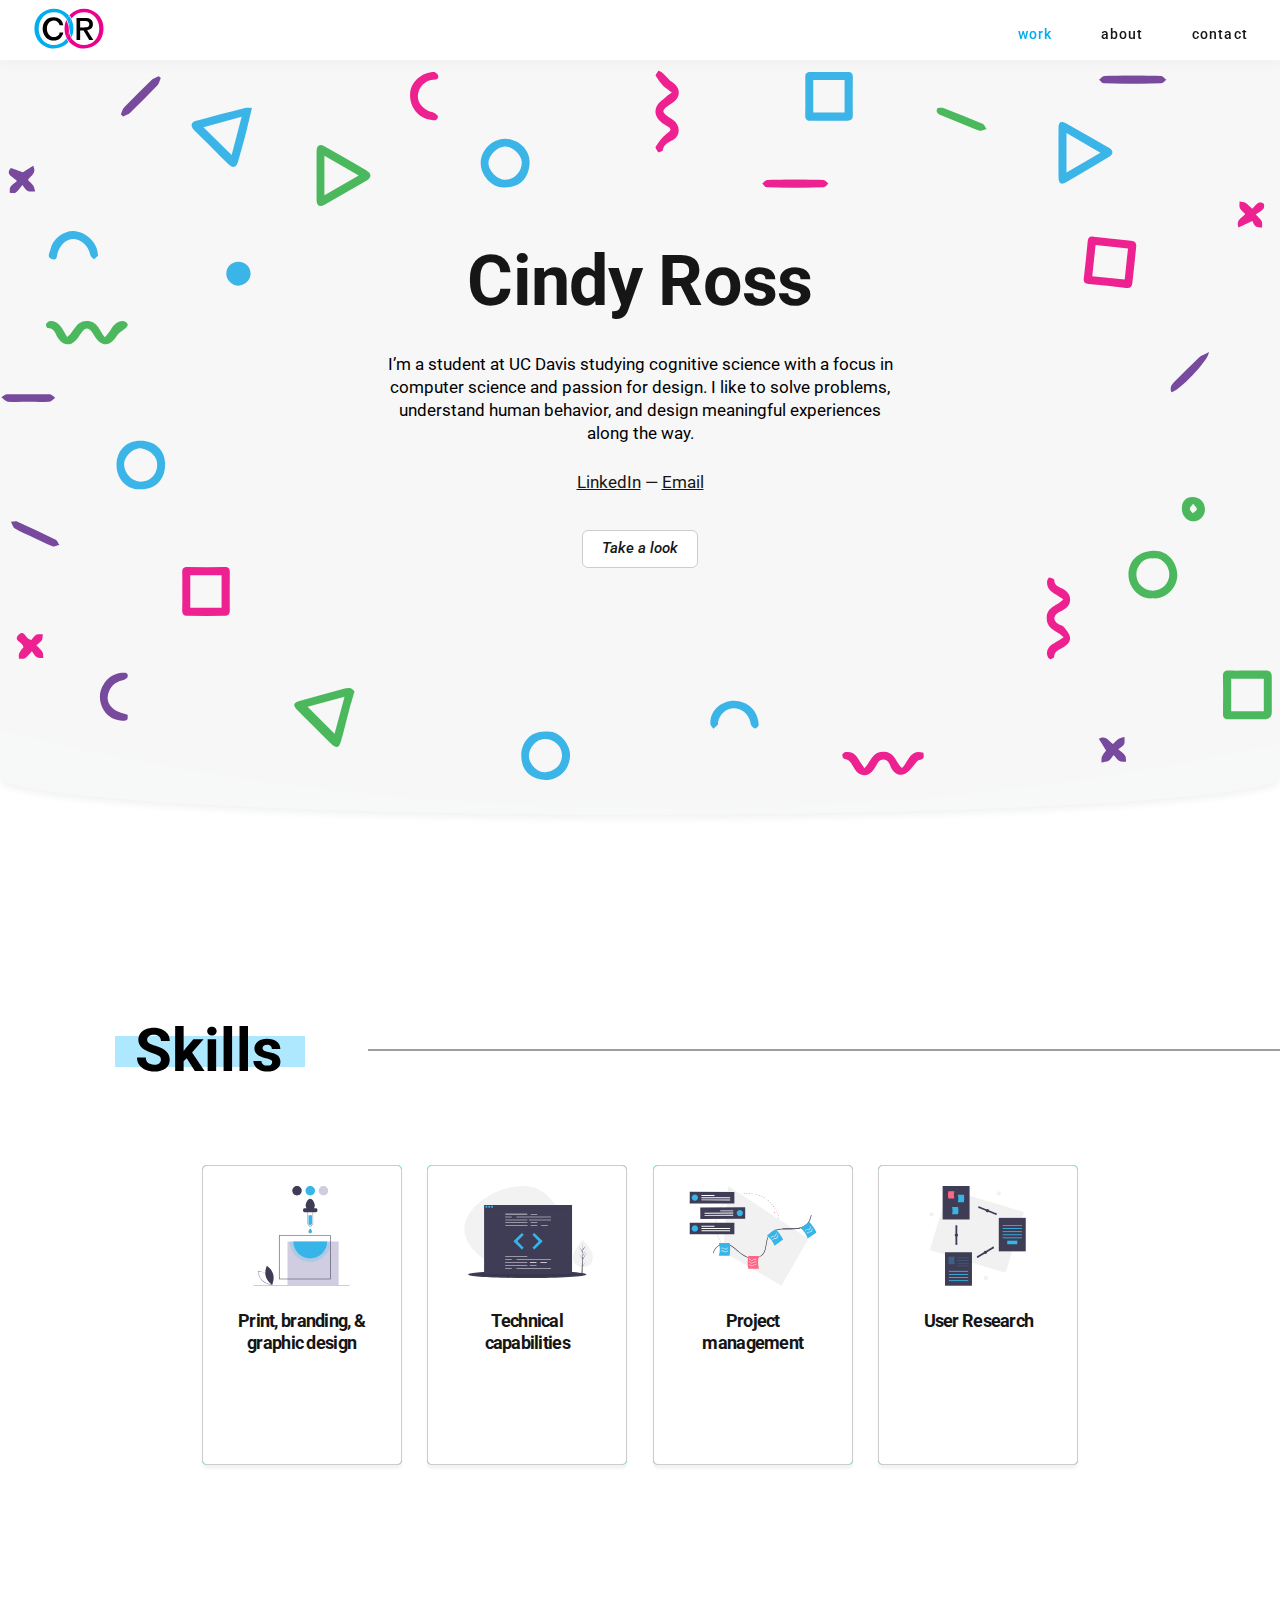
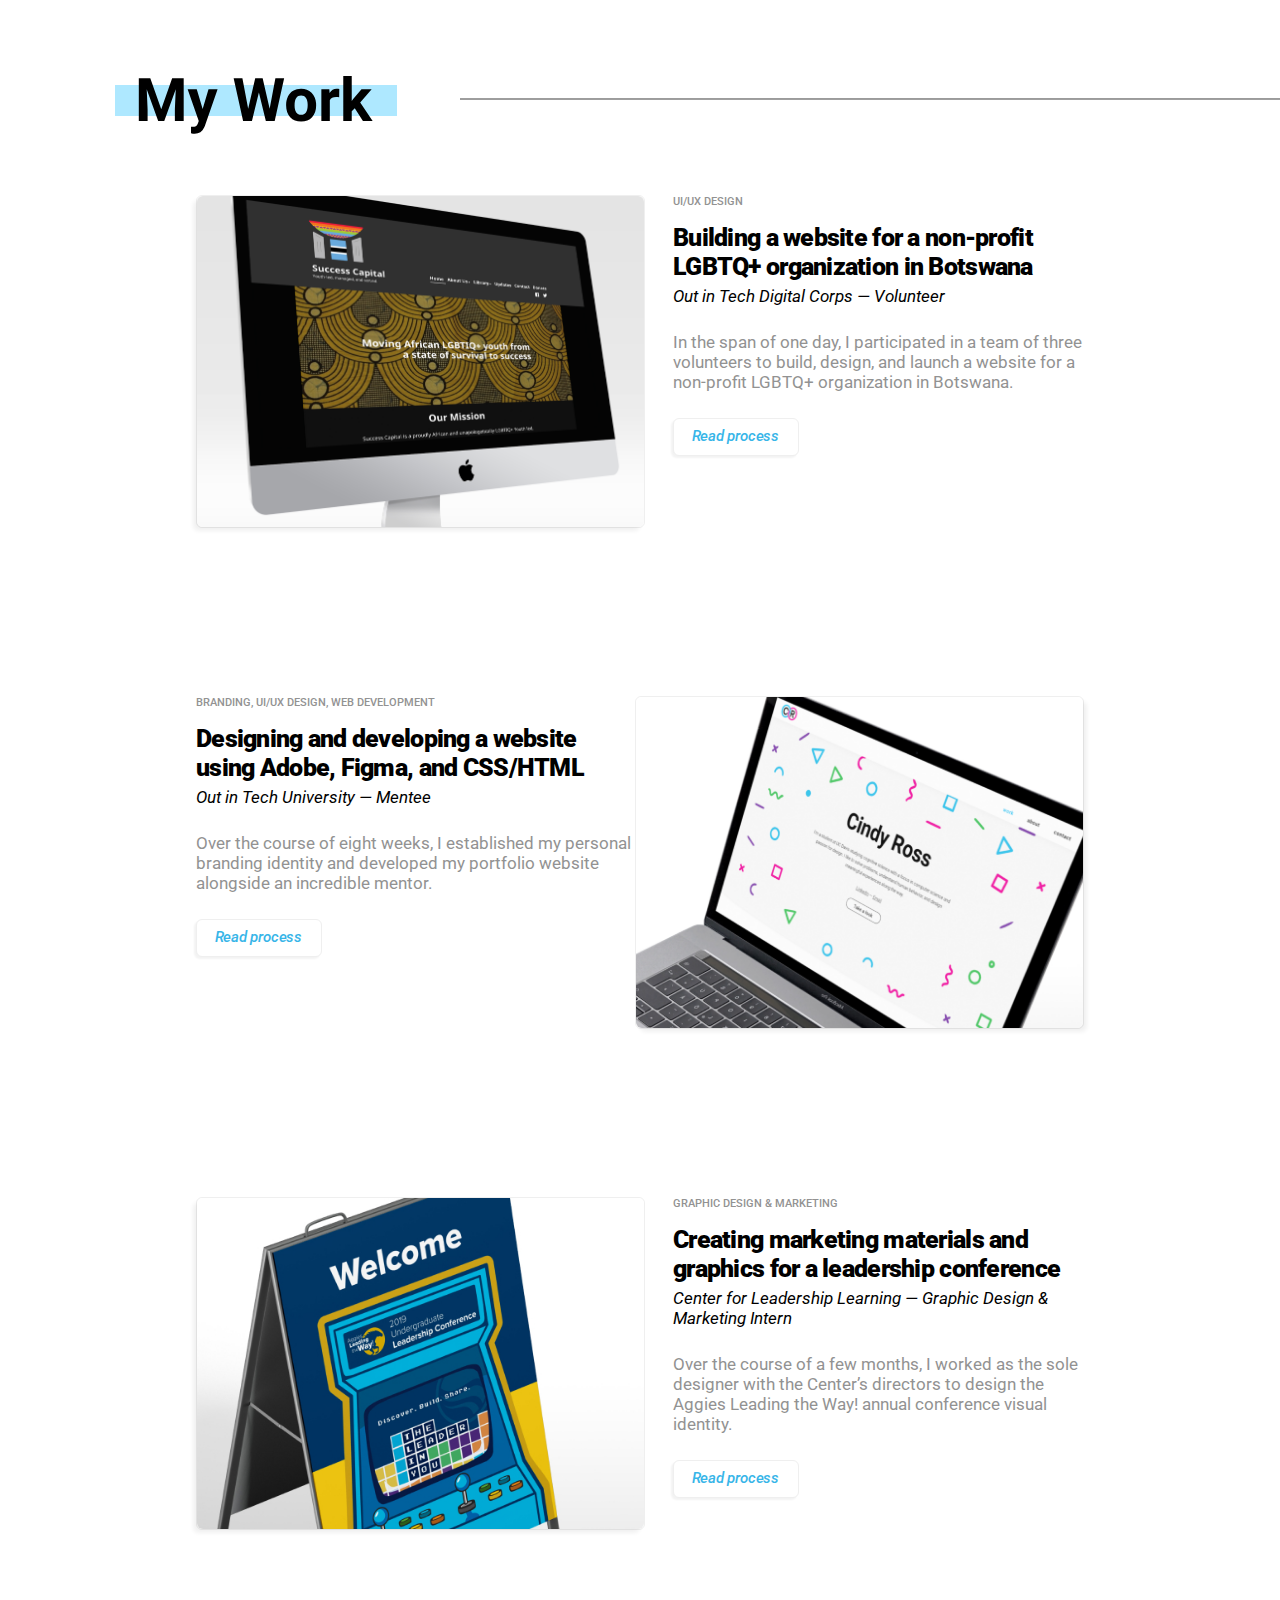
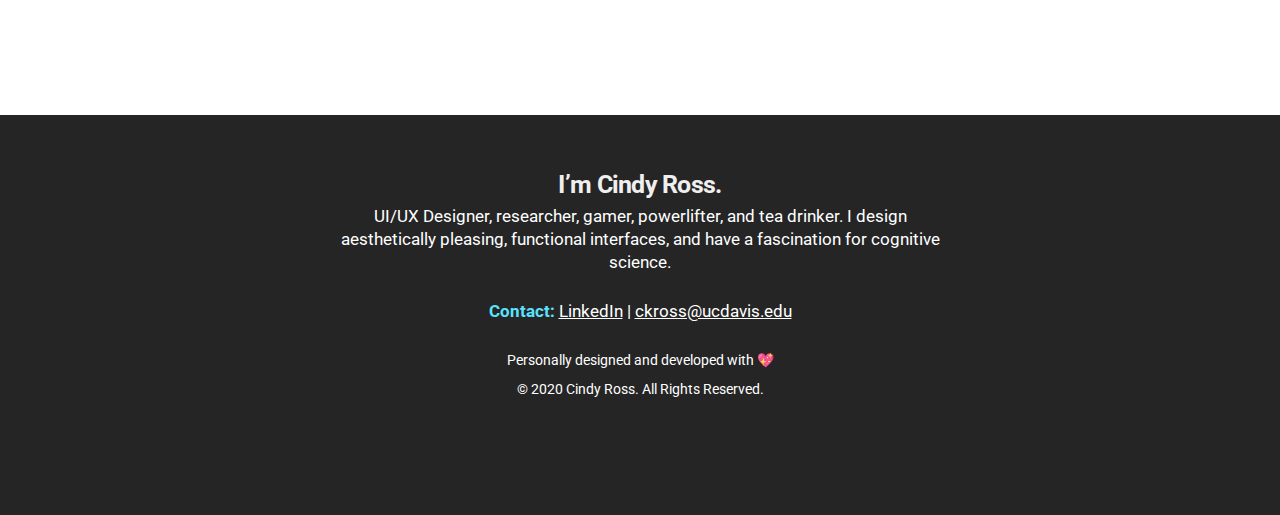
<file: index.html>
<!DOCTYPE html>
<html lang="en">
<head>
  <meta charset = "UTF-8">
  <style>
  @import url('https://fonts.googleapis.com/css2?family=Roboto:wght@400;700&display=swap');
  </style>
  <meta name = "viewport" content = "width=device-width, initial-scale=1.0">
  <meta http-equiv="X-UA-Compatible" content = "ie-edge">
  <title>CR Design</title>
  <link rel="stylesheet" href="main.css">
  <!-- START FAVICON INFORMATION -->
  <link rel="shortcut icon" href="/favicon.ico">
  <link rel="icon" sizes="16x16 32x32 64x64" href="/favicon.ico">
  <link rel="icon" type="image/png" sizes="196x196" href="images/faviconit2/favicon-192.png">
  <link rel="icon" type="image/png" sizes="160x160" href="images/faviconit2/favicon-160.png">
  <link rel="icon" type="image/png" sizes="96x96" href="images/faviconit2/favicon-96.png">
  <link rel="icon" type="image/png" sizes="64x64" href="images/faviconit2/favicon-64.png">
  <link rel="icon" type="image/png" sizes="32x32" href="images/faviconit2/favicon-32.png">
  <link rel="icon" type="image/png" sizes="16x16" href="images/faviconit2/favicon-16.png">
  <link rel="apple-touch-icon" href="images/faviconit2/favicon-57.png">
  <link rel="apple-touch-icon" sizes="114x114" href="images/faviconit2/favicon-114.png">
  <link rel="apple-touch-icon" sizes="72x72" href="images/faviconit2/favicon-72.png">
  <link rel="apple-touch-icon" sizes="144x144" href="images/faviconit2/favicon-144.png">
  <link rel="apple-touch-icon" sizes="60x60" href="images/faviconit2/favicon-60.png">
  <link rel="apple-touch-icon" sizes="120x120" href="images/faviconit2/favicon-120.png">
  <link rel="apple-touch-icon" sizes="76x76" href="images/faviconit2/favicon-76.png">
  <link rel="apple-touch-icon" sizes="152x152" href="images/faviconit2/favicon-152.png">
  <link rel="apple-touch-icon" sizes="180x180" href="images/faviconit2/favicon-180.png">
  <meta name="msapplication-TileColor" content="#FFFFFF">
  <meta name="msapplication-TileImage" content="images/faviconit2/favicon-144.png">
  <meta name="msapplication-config" content="images/faviconit2/browserconfig.xml">
  <!-- END FAVICON INFORMATION -->
  <meta http-equiv="X-UA-Compatible" content="IE=Edge">
  <!-- Global site tag (gtag.js) - Google Analytics -->
  <script async src="https://www.googletagmanager.com/gtag/js?id=UA-167254678-1"></script>
  <script>
  window.dataLayer = window.dataLayer || [];
  function gtag(){dataLayer.push(arguments);}
  gtag('js', new Date());

  gtag('config', 'UA-167254678-1');
  </script>

</head>
<body>
  <div>
    <nav>
      <input type="checkbox" id="nav" class="hidden" />
      <label for="nav" class="nav-btn">
        <i></i>
        <i></i>
        <i></i>
      </label>
      <div class="logo">
        <a href="index.html"><img src = "images/LogoV2_Color.svg" alt = "Logo"></a>
      </div>
      <div class="nav-wrapper">
        <ul>
          <li><a class="current" a href="index.html">Work</a></li>
          <li><a href="about.html">About</a></li>
          <li><a href="#contact">Contact</a></li>
        </ul>
      </div>
    </nav>
  </div>

  <div class="landing">
    <header class="header">
      <h1 class = "header-title">Cindy Ross</h1>
      <p class = "p-landing">I’m a student at UC Davis studying cognitive science with a focus in computer science and passion for design. I like to solve problems, understand human behavior, and design meaningful experiences along the way.</p>
      <p class = "landing-links"><a href="https://www.linkedin.com/in/ckr-design/"><u>LinkedIn</u></a> — <a href="mailto:ckross@ucdavis.edu"><u>Email</u></a></p>
      <div class = "button"><a href="#My Skills"><p class="button-text">Take a look</p></a></div>
    </header>
  </div>

  <div id = "My Skills" class = "skill-anchor"></div>

  <section class = "skills">
    <img id="skills" class="main-header" src = "images/Assets/Skills_Title.svg" alt = "Skills">
    <div class="skills-container">
      <div class="card-container">
        <div class="card"><a href="#My Skills" class = "disable">
          <div class="card--display"><img src = "images/SVG_Icons/Print, branding, graphic design.svg" alt = "Pen tool">
            <h2 class="h2-card">Print, branding, & graphic design</h2>
          </div>
          <div class="card--hover">
            <h2 class="h2-card-open">Print, branding, & graphic design</h2>
            <p class = "p-card">Proficient in Adobe Suite.  Experienced in working with clients, team members, and tight deadlines.</p>
          </div></a>
          <div class="card--border"></div>
        </div>
      </div>
      <div class="card-container">
        <div class="card"><a href="#My Skills">
          <div class="card--display"><img src = "images/SVG_Icons/Technical Capabilities.svg" alt = "Code Brackets">
            <h2 class="h2-card">Technical capabilities</h2>
          </div>
          <div class="card--hover">
            <h2 class="h2-card-open">Technical capabilities</h2>
            <p class = "p-card">Comfortable working with developers, creating style sheets, and providing assets for handoff.</p>
          </div></a>
          <div class="card--border"></div>
        </div>
      </div>
      <div class="card-container">
        <div class="card"><a href="#My Skills">
          <div class="card--display"><img src = "images/SVG_Icons/Project Management.svg" alt = "Flowchart">
            <h2 class="h2-card">Project management</h2>
          </div>
          <div class="card--hover">
            <h2 class="h2-card-open">Project management</h2>
            <p class = "p-card">Implemented AirTable and Slack into a work environment. Uses Microsoft Office, Google Suite, and Notion.</p>
          </div></a>
          <div class="card--border"></div>
        </div>
      </div>
      <div class="card-container">
        <div class="card"><a href="#My Skills">
          <div class="card--display"><img src = "images/SVG_Icons/User Research.svg" alt = "Diagram">
            <h2 class="h2-card">User Research</h2>
          </div>
          <div class="card--hover">
            <h2 class="h2-card-open">User Research</h2>
            <p class = "p-card">Participated in user interviews, qualitative coding, and eye-tracking. Prototyped products in Figma to build better user experiences.</p>
          </div></a>
          <div class="card--border"></div>
        </div>
      </div>
    </div>
  </div>
</div>
</section>

<div id = "Work"></div>

<section class = "projects">
  <img class="main-header" src = "images/Assets/Work_Title.svg" alt = "My Work">
  <div>
    <div class="proj-card">
      <div class="proj-photo"><img src="images/Homepage/OIT Digital Corps Mockup.png" alt = "Website Mockup" /></div>
      <div class="post-content">
        <p class="post-tag">UI/UX Design</p>
        <h3 class="post-title">Building a website for a non-profit
          LGBTQ+ organization in Botswana</h3>
          <p class="post-role">Out in Tech Digital Corps — Volunteer</p>
          <p class = "post-description">In the span of one day, I participated in a team of three volunteers to build, design, and launch a website for a non-profit LGBTQ+ organization in Botswana.</p>
          <div class = "post-button"><p><a href="OIT-Digital-Corps.html">Read process</a></p></div>
        </div>
      </div>
      <div class="proj-card">
        <div class="proj-photo-right"><img src="images/Homepage/Personal site mockup.png" alt = "Website Mockup" /></div>
        <div class="post-content-right">
          <p class="post-tag">Branding, UI/UX Design, Web Development</p>
          <h3 class="post-title">Designing and developing a website using Adobe, Figma, and CSS/HTML</h3>
          <p class="post-role">Out in Tech University — Mentee</p>
          <p class = "post-description">Over the course of eight weeks, I established my personal branding identity and developed my portfolio website alongside an incredible mentor.</p>
          <div class = "post-button"><p><a href="Portfolio-Site.html">Read process</a></p></div>
        </div>
      </div>
      <div class="proj-card">
        <div class="proj-photo"><img src="images/Homepage/ALW.jpg" alt = "A-Frame Mockup" /></div>
        <div class="post-content">
          <p class="post-tag">Graphic Design & Marketing</p>
          <h3 class="post-title">Creating marketing materials and graphics for a leadership conference</h3>
          <p class="post-role">Center for Leadership Learning — Graphic Design & Marketing Intern</p>
          <p class = "post-description">Over the course of a few months, I worked as the sole designer with the Center’s directors to design the Aggies Leading the Way! annual conference visual identity.</p>
          <div class = "post-button"><p><a href="CLL-Conference.html">Read process</a></p></div>
        </div>
      </div>
    </div>
  </section>

  <footer class="footer" id="contact">
    <div class="footer-centered">
      <h3 style="color:#EFEFEF;">I’m Cindy Ross.</h3>
      <p style="color:white">UI/UX Designer, researcher, gamer, powerlifter, and tea drinker. I design aesthetically pleasing, functional interfaces, and have a fascination for cognitive science. </p>
      <p class = "footer-links"><b><span style="color: #5BE2FF;">Contact: </span></b> <a href="https://www.linkedin.com/in/ckr-design/"><u>LinkedIn</u></a> | <a href="mailto:ckross@ucdavis.edu"><u>ckross@ucdavis.edu</u></a></p>
      <p style="font-size:14px; color:white;">Personally designed and developed with 💖</p>
      <p class="footer-credits">© 2020 Cindy Ross. All Rights Reserved.</p>
    </div>
  </footer>


</body>
</html>
</file>
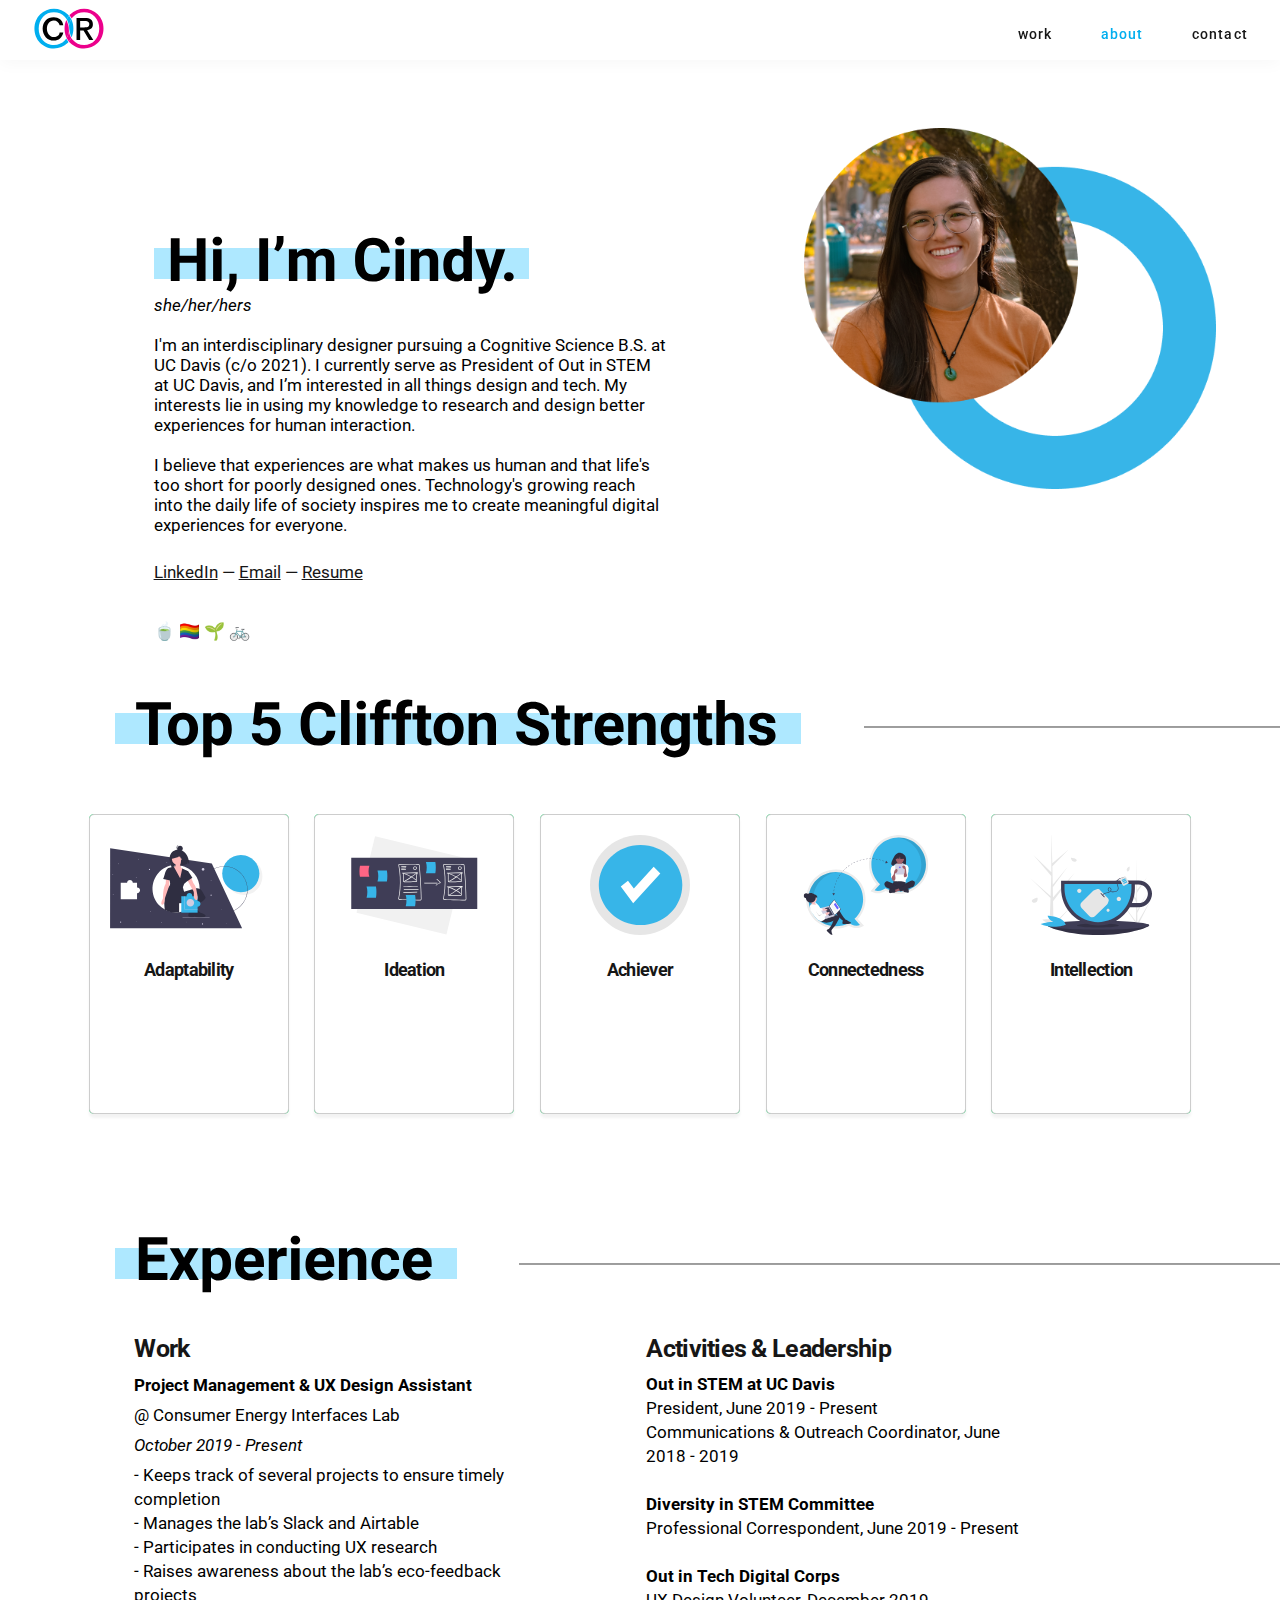
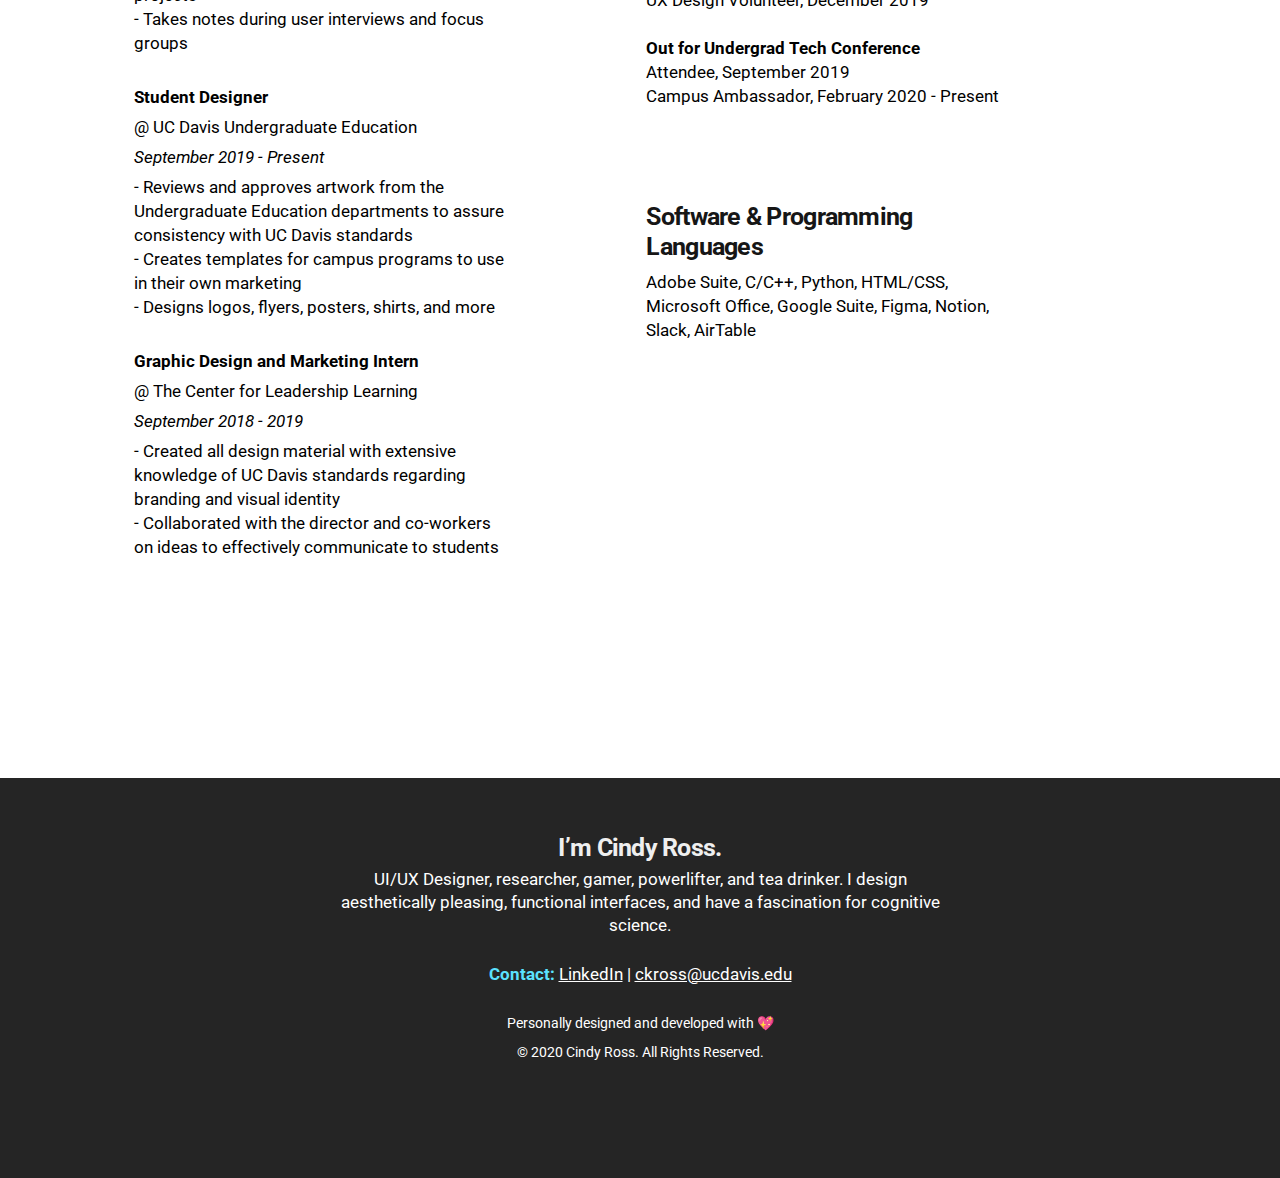
<file: about.html>
<!DOCTYPE html>
<html lang="en">
<head>
  <meta charset = "UTF-8">
  <style>
  @import url('https://fonts.googleapis.com/css2?family=Roboto:wght@400;700&display=swap');
  </style>
  <meta name = "viewport" content = "width=device-width, initial-scale=1.0">
  <meta http-equiv="X-UA-Compatible" content = "ie-edge">
  <title>About Me</title>
  <link rel="stylesheet" href="main.css">
  <!-- FAVICON INFORMATION -->
  <link rel="shortcut icon" href="/favicon.ico">
  <link rel="icon" sizes="16x16 32x32 64x64" href="/favicon.ico">
  <link rel="icon" type="image/png" sizes="196x196" href="images/faviconit2/favicon-192.png">
  <link rel="icon" type="image/png" sizes="160x160" href="images/faviconit2/favicon-160.png">
  <link rel="icon" type="image/png" sizes="96x96" href="images/faviconit2/favicon-96.png">
  <link rel="icon" type="image/png" sizes="64x64" href="images/faviconit2/favicon-64.png">
  <link rel="icon" type="image/png" sizes="32x32" href="images/faviconit2/favicon-32.png">
  <link rel="icon" type="image/png" sizes="16x16" href="images/faviconit2/favicon-16.png">
  <link rel="apple-touch-icon" href="images/faviconit2/favicon-57.png">
  <link rel="apple-touch-icon" sizes="114x114" href="images/faviconit2/favicon-114.png">
  <link rel="apple-touch-icon" sizes="72x72" href="images/faviconit2/favicon-72.png">
  <link rel="apple-touch-icon" sizes="144x144" href="images/faviconit2/favicon-144.png">
  <link rel="apple-touch-icon" sizes="60x60" href="images/faviconit2/favicon-60.png">
  <link rel="apple-touch-icon" sizes="120x120" href="images/faviconit2/favicon-120.png">
  <link rel="apple-touch-icon" sizes="76x76" href="images/faviconit2/favicon-76.png">
  <link rel="apple-touch-icon" sizes="152x152" href="images/faviconit2/favicon-152.png">
  <link rel="apple-touch-icon" sizes="180x180" href="images/faviconit2/favicon-180.png">
  <meta name="msapplication-TileColor" content="#FFFFFF">
  <meta name="msapplication-TileImage" content="images/faviconit2/favicon-144.png">
  <meta name="msapplication-config" content="images/faviconit2/browserconfig.xml">
  <!-- FAVICON INFORMATION -->
</head>
<body>
  <div>
    <nav>
      <input type="checkbox" id="nav" class="hidden" />
      <label for="nav" class="nav-btn">
        <i></i>
        <i></i>
        <i></i>
      </label>
      <div class="logo">
        <!-- <a href="#">BRAND</a> -->
        <a href="index.html"><img src = "images/LogoV2_Color.svg" alt = "Logo"></a>
      </div>
      <div class="nav-wrapper">
        <ul>
          <li><a href="index.html">Work</a></li>
          <li><a class="current" href="about.html">About</a></li>
          <li><a href="#contact">Contact</a></li>
        </ul>
      </div>
    </nav>
  </div>

  <section>
    <div class = "about-photo"><img src = "images/Assets/Profile Picture.png" alt="Profile Picture" /></div>
    <div class="about-content">
      <img src = "images/Assets/Hi I'm Cindy.svg" alt = "Hi, I'm Cindy">
      <p class = "p-about"><i>she/her/hers</i><br /><br />I'm an interdisciplinary designer pursuing a Cognitive Science B.S. at UC Davis (c/o 2021). I currently serve as President of Out in STEM at UC Davis, and I’m interested in all things design and tech. My interests lie in using my knowledge to research and design better experiences for human interaction. <br />
        <br />I believe that experiences are what makes us human and that life's too short for poorly designed ones. Technology's growing reach into the daily life of society inspires me to create meaningful digital experiences for everyone. </p>
        <p class = "landing-links"><a href="https://www.linkedin.com/in/ckr-design/"><u>LinkedIn</u></a> — <a href="mailto:ckross@ucdavis.edu"><u>Email</u></a> — <a href="images/Assets/Resume.pdf"target="_blank"><u>Resume</u></a></p>
        <p>🍵     🏳️‍🌈     🌱     🚲 <br /><br /><br /></p>
      </div>
    </section>

    <section class="strengths">
      <img class="main-header" src = "images/Assets/Cliffton Strengths.svg" alt = "Top 5 Cliffton Strengths">
      <div class="strengths-container">
        <div class="card-container">
          <div class="card"><a href="#Thanks4Visiting!" class = "disable">
            <div class="card--display"><img src = "images/SVG_Icons/Adaptability.svg" alt = "Adaptability">
              <h2 class="h2-card">Adaptability</h2>
            </div>
            <div class="card--hover">
              <h2 class="h2-card-open">Adaptability</h2>
              <p class = "p-card">I like to “go with the flow” and take the time to be mindful of the present.</p>
            </div></a>
            <div class="card--border"></div>
          </div>
        </div>
        <div class="card-container">
          <div class="card"><a href="#Thanks4Visiting!">
            <div class="card--display"><img src = "images/SVG_Icons/Ideation.svg" alt = "Ideation">
              <h2 class="h2-card">Ideation</h2>
            </div>
            <div class="card--hover">
              <h2 class="h2-card-open">Ideation</h2>
              <p class = "p-card">I’m fascinated by new ideas and enjoy making connections between different topics.</p>
            </div></a>
            <div class="card--border"></div>
          </div>
        </div>
        <div class="card-container">
          <div class="card"><a href="#Thanks4Visiting!">
            <div class="card--display"><img src = "images/SVG_Icons/Achiever3.svg" alt = "Achiever">
              <h2 class="h2-card">Achiever</h2>
            </div>
            <div class="card--hover">
              <h2 class="h2-card-open">Achiever</h2>
              <p class = "p-card">Whether on a team or working solo, I take pride in working hard and achieving goals.</p>
            </div></a>
            <div class="card--border"></div>
          </div>
        </div>
        <div class="card-container">
          <div class="card"><a href="#Thanks4Visiting!">
            <div class="card--display"><img src = "images/SVG_Icons/Connectedness.svg" alt = "Connectedness">
              <h2 class="h2-card">Connectedness</h2>
            </div>
            <div class="card--hover">
              <h2 class="h2-card-open">Connectedness</h2>
              <p class = "p-card">I believe that everything in the world is cause and effect—almost everything happens for a reason.</p>
            </div></a>
            <div class="card--border"></div>
          </div>
        </div>
        <div class="card-container">
          <div class="card"><a href="#Thanks4Visiting!">
            <div class="card--display"><img src = "images/SVG_Icons/Intellection.svg" alt = "Intellection">
              <h2 class="h2-card">Intellection</h2>
            </div>
            <div class="card--hover">
              <h2 class="h2-card-open">Intellection</h2>
              <p class = "p-card">I enjoy spending time to focus on the present and engage in introspection.</p>
            </div></a>
            <div class="card--border"></div>
          </div>
        </div>
      </div>
    </section>

    <section class="experience">
      <img class="main-header" src = "images/Assets/Experience.svg" alt = "Experience">
      <div class="column">
        <h3>Work</h3>
        <p><b><br />Project Management & UX Design Assistant</b></p>
        <p>@ Consumer Energy Interfaces Lab</p>
        <p><i>October 2019 - Present</i></p>
        <p>- Keeps track of several projects to ensure timely completion <br />
          - Manages the lab’s Slack and Airtable <br />
          - Participates in conducting UX research <br />
          - Raises awareness about the lab’s eco-feedback projects <br />
          - Takes notes during user interviews and focus groups<br /><br /></p>
          <p><b>Student Designer</b></p>
          <p>@ UC Davis Undergraduate Education</p>
          <p><i> September 2019 - Present</i></p>
          <p>- Reviews and approves artwork from the Undergraduate Education departments to assure consistency with UC Davis standards<br />
            - Creates templates for campus programs to use in their own marketing<br />
            - Designs logos, flyers, posters, shirts, and more<br /><br /></p>
            <p><b>Graphic Design and Marketing Intern</b></p>
            <p>@ The Center for Leadership Learning</p>
            <p><i>September 2018 - 2019</i></p>
            <p>- Created all design material with extensive knowledge of UC Davis standards regarding branding and visual identity<br />
              - Collaborated with the director and co-workers on ideas to effectively communicate to students</p>

            </div>
            <div class="right-column">
              <h3>Activities & Leadership</h3>
              <p><b>Out in STEM at UC Davis</b><br />
                President, June 2019 - Present<br />
                Communications & Outreach Coordinator, June 2018 - 2019<br /><br />

                <b>Diversity in STEM Committee</b><br />
                Professional Correspondent, June 2019 - Present<br /><br />

                <b>Out in Tech Digital Corps</b><br />
                UX Design Volunteer, December 2019<br /><br />

                <b>Out for Undergrad Tech Conference</b><br />
                Attendee, September 2019<br />
                Campus Ambassador, February 2020 - Present</p><br /><br />

                <h3>Software & Programming Languages</h3>
                <p>Adobe Suite, C/C++, Python, HTML/CSS, Microsoft Office, Google Suite, Figma, Notion, Slack, AirTable</p>
              </div>
            </section>

            <footer class="footer" id="contact">
              <div class="footer-centered">
                <h3 style="color:#EFEFEF;">I’m Cindy Ross.</h3>
                <p style="color:white">UI/UX Designer, researcher, gamer, powerlifter, and tea drinker. I design aesthetically pleasing, functional interfaces, and have a fascination for cognitive science. </p>
                <p class = "footer-links"><b><span style="color: #5BE2FF;">Contact: </span></b> <a href="https://www.linkedin.com/in/ckr-design/"><u>LinkedIn</u></a> | <a href="mailto:ckross@ucdavis.edu"><u>ckross@ucdavis.edu</u></a></p>
                <p style="font-size:14px; color:white;">Personally designed and developed with 💖</p>
                <p class="footer-credits">© 2020 Cindy Ross. All Rights Reserved.</p>
              </div>
            </footer>
          </body>
          </html>
</file>
<file: main.css>
@import 'https://fonts.googleapis.com/css?family=Roboto:900,700,500,400';

body, h1, h2, h3, h4, p, a {
  margin: 0;
  font-size: 100%;
  font-weight: normal;
}

* {
  box-sizing: border-box;
}

html {
  -webkit-font-smoothing: antialiased;
  -moz-osx-font-smoothing: grayscale;
  margin: 0;
  padding: 0;
  width: 100%;
  height: 100vh;
  scroll-behavior: smooth;
}

body {
  margin: 0;
  padding: 0;
  width: 100%;
  height: 100vh;
  font-family: 'Roboto', sans-serif;
  font-weight: 400;
  background-color: #fff;
}

h1 {
  font-family: "Roboto", sans-serif;
  font-size: 60px;
  font-weight: 700;
  line-height: 1.20;
  opacity: 1.00;
  margin-top: 0px;
  margin-bottom: 10px;
  letter-spacing: -0.65px;
  word-spacing: 0.00px;
  text-transform: none;
  color: #161616;
}

h2 {
  font-family: "Roboto", sans-serif;
  font-size: 50px;
  font-weight: 700;
  line-height: 1.20;
  opacity: 1.00;
  margin-top: 30px;
  margin-bottom: 5px;
  letter-spacing: -0.72px;
  word-spacing: 0.00px;
  text-transform: none;
  color: #161616;
}

h3 {
  font-family: "Roboto", sans-serif;
  font-size: 25px;
  font-weight: 700;
  line-height: 1.20;
  opacity: 1.00;
  margin-top: 30px;
  margin-bottom: 5px;
  letter-spacing: -0.72px;
  word-spacing: 0.00px;
  text-transform: none;
  color: #161616;
}

h4 {
  font-family: "Roboto", sans-serif;
  font-size: 19px;
  font-weight: 500;
  line-height: 1.20;
  opacity: 1.00;
  margin-top: 30px;
  margin-bottom: 5px;
  letter-spacing: 0.00px;
  word-spacing: 0.00px;
  text-transform: none;
  color: #161616;
}

p {
  font-family: "Roboto", sans-serif;
  font-size: 17px;
  font-weight: 400;
  line-height: 23px;
  margin-top: 0px;
  margin-bottom: 26px;
  text-transform: none;
}

::selection {
  background: #AEE8FF; /* WebKit/Blink Browsers */
}
::-moz-selection {
  background: #AEE8FF; /* Gecko Browsers */
}

.logo {
  float: left;
  padding: 8px;
  margin-left: 16px;
  margin-top: -8px;
  height: 5vh;
  width: 90px;
}


.landing{
  margin-top:50px;
  height: 85vh;
  width: 100%;
  background-image: url(images/cindy_hero.svg);
  background-position: center;
  background-size: cover;
  background-color: #f7f8f8;
  border-bottom-right-radius: 100% 10%;
  border-bottom-left-radius: 100% 10%;
  box-shadow: 0px 4px 7px rgba(0, 0, 0, 0.05);
  z-index: -1;
}

.landing-links{
  text-decoration: none;
  color: #161616;
  padding-bottom:10px;
}

a:link, a:visited{
  color: #161616;
  text-decoration: none;
}

a:hover, a:active{
  color: #ec008c;
}

.header {
  height: 80vh;
  padding-top: 21vh;
  text-align: center;
}

.header-title {
  font-size: 70px;
  color: #161616;
  font-weight: 700;
  margin: auto;
}

.p-landing {
  margin-top: 30px;
  max-width: 40%;
  margin-left: auto;
  margin-right: auto;
}

.p-about{
  line-height: 20px;
}

.about-photo{
  float:right;
  margin-top:10%;
  margin-right: 5%;
  width: 35%;
  margin-bottom: 200px;
}

.about-photo img{
  float:right;
  width: 92%;
}

.about-content{
  text-align: left;
  line-height: 0px;
  position: absolute;
  width: 40%;
  height: 202px;
  left: 12%;
  top: 25%;
  display:inline-block;

}

.strengths{
  height: 500px;
  display:inline;
  width: 100%;
  overflow: hidden;
}

.strengths-container{
  margin-top:-35px;
  z-index: -1;
  display: flex;
  justify-content: center;
  flex-wrap: wrap;
  flex-direction: row;
  justify-content: center;
  align-items: center;
    clear: both;
}


.experience{
  height: 1500px;
  margin-top: 180px;
  display: inline-block;
  width: 100%;
  overflow: hidden;

}

.column{
  float: left;
  width: 40%;
  padding-left: 10.5%;
}

.column p{
  line-height: 24px;
  margin-top: -20px;
  color: #000000;
}

.right-column{
  float: left;
  width: 40%;
  padding-left: 10.5%;
}

.right-column p{
  line-height: 24px;
  margin-top: 8px;
  color: #000000;
}

.button{
  background-color: #00aeef;
  border-radius: 25px;
  width: 116px;
  height: 38px;
  padding: 0.4rem .9rem;
  position: static;
  margin: 0 auto;
  background: #FFFFFF;
  border: 1px solid #CDCDCD;
  box-sizing: border-box;
  border-radius: 6px;
}

.button-text{
  text-decoration: none;
  font-size: 15px;
  font-weight: 500;
  font-style: italic;
}

.post-button{
  background-color: #00aeef;
  border-radius: 25px;
  width: 126px;
  height: 38px;
  padding: 0.3rem 1.1rem;
  position: static;
  background: #FFFFFF;
  border: 1px solid #EFEFEF;
  box-sizing: border-box;
  border-radius: 6px;
  box-shadow: -2px 2px 2px rgba(0, 0, 0, 0.05);
}


.post-button a{
  text-decoration: none;
  font-style: italic;
  font-weight: 500;
  font-size: 15px;
  line-height: 0px;
  letter-spacing: -0.015em;
  color: #37B5E8;
}

.post-button a:hover{
  color: #ec008c;
}


.skills{
  height: 600px;
  margin-top: 200px;
  width: 100%;
  display: block;
  overflow: hidden;
}

.skills-container{
  height: 40vh;
  margin-top:-35px;
  z-index: -1;
  display:flex;
  justify-content: center;
  flex-wrap: wrap;
  flex-direction: row;
  justify-content: center;
  align-items: center;
}

.skill-anchor{
  background-color: white;
  position: absolute;
  width: 1px;
  height: 1px;
  margin-top: 50px;
}

.main-header{
  padding-left: 9%;
  overflow: hidden;
  z-index: 9999;
  padding-bottom: 10px;
  display: block;

}

/* START IMPORTED CARD CODE FROM CODEPEN https://codepen.io/markmead/pen/MqmOVB?editors=0100 */

.card-container {
  /* margin-right:2%; */
  margin-top: 80px;
  margin-bottom: -70px;
  /* LINE ABOVE FIXED THE SPACING IN BETWEEN THE GRID ON SKILLS */
}

.card-container:not(:last-child){
  margin-right: 2%;
}

.card-container .card {
  font-weight: bold;
  position: relative;
  width: 200px;
  height:300px;
  /* margin-left: 15px;
  margin-right: 15px; */
}


.card-container .card a {
  padding: 20px;
  width: 200px;
  height: 300px;
  border: 1px solid #CDCDCD;
  background: white;
  text-decoration: none;
  color: black;
  display: block;
  transition: 0.25s ease;
  cursor: default;
  border-radius: 5px;
  box-shadow: 0px 4px 3px rgba(0, 0, 0, 0.05);
}

.card-container .card a:hover {
  transform: translate(-10px, -10px);
  border: 2px solid #5bc0eb;
  cursor: default;
  border-radius: 5px;
  box-shadow: 0px 4px 4px rgba(0, 0, 0, 0.05);
}
.card-container .card a:hover .card--display {
  display: none;
}
.card-container .card a:hover .card--hover {
  display: block;

}
.card-container .card a .card--display img {
  width: 100%;
  height: 100px;
}
.card-container .card a .card--display h2 {
  margin: 20px 0 0;
}
.card-container .card a .card--hover {
  display: none;
}
.card-container .card a .card--hover h2 {
  margin: 20px 0;
}
.card-container .card a .card--hover p {
  font-weight: normal;
  line-height: 1.5;
}

.card-container .card .card--border {
  position: absolute;
  width: 100%;
  height: 100%;
  left: 0;
  top: 0;
  border: 2px solid #00D45F;
  z-index: -1;
  border-radius: 5px;
}

.h2-card{
  font-size: 18px;
  text-align: center;
}

.h2-card-open{
  font-size: 18px;
  text-align: left;
}

.p-card{
  font-size: 16px;
}

/* END IMPORTED CARD CODE FROM CODEPEN https://codepen.io/markmead/pen/MqmOVB?editors=0100 */

.projects{
  height:2000px;
  margin-top: 50px;
  width: 100%;
  overflow: hidden;
}

.proj-card{
  display: block;
  width: 888px;
  height: 331px;
  margin-top:50px;
  margin-left: auto;
  margin-right: auto;
  margin-bottom: 170px;
  transition: .2s ease-in-out;
}

.proj-card:hover{
  transform: scale(1.05);
}

.proj-card:hover .post-title{
  color: #37B5E8;
}
/* !!!!!!!!!! NEED TO MAKE PROJ CARD RIGHT LATER W DIFF DROP SHADOW !!!!!!! */

.proj-photo {
  float: left;
  border: 1px solid #EFEFEF;
  border-radius: 6px;
}
.proj-photo img {
  display: block;
  width: 447px;
  height: 331px;
  background-color: white;
  border-radius: 6px;
  box-shadow: -4px 4px 4px rgba(0, 0, 0, 0.06);

}
.post-content {
  margin-left: 477px;
}

.post-title {
  font-family: 'Roboto', sans-serif;
  font-style: normal;
  font-weight: 900;
  font-size: 25px;
  line-height: 29px;
  color: #000000;
}

.post-tag{
  font-family: 'Roboto', sans-serif;
  font-style: normal;
  font-weight: 500;
  font-size: 11px;
  line-height: 13px;
  margin-bottom:-15px;
  text-transform: uppercase;
  color: #929292;
}

.post-role{
  font-family: 'Roboto', sans-serif;
  font-style: italic;
  font-weight: normal;
  font-size: 17px;
  line-height: 20px;
  color: #000000;
}

.post-description{
  font-family: 'Roboto', sans-serif;
  font-style: normal;
  font-weight: normal;
  font-size: 17px;
  line-height: 20px;

  color: #929292;
}

.proj-photo-right {
  float: right;
  border: 1px solid #EFEFEF;
  border-radius: 6px;
}
.proj-photo-right img {
  display: block;
  width: 447px;
  height: 331px;
  background-color: white;
  border-radius: 6px;
  box-shadow: 4px 4px 4px rgba(0, 0, 0, 0.06);

}
.post-content-right {
  margin-left: 0px;
}


.footer{
  display: block;
  padding: 25px;
  height: 400px;
  background-color: #252525;
  margin-top: -350px;
  overflow: hidden;
}

.footer-centered{
  max-width: 50%;
  margin-left: auto;
  margin-right: auto;
  text-align: center;
}

.footer-credits{
  margin-top:-20px;
  font-size:14px;
  color:#9B9B9B;
}

.footer-links{
  color:white;
}
.footer-links a{
  color:white;
}
.footer-links a:hover{
  color: #ec008c;
}

.footer p{
  color: #fff;
}

nav {
  padding: 8px;
  /* position: absolute; */
  position: fixed;
  top: 0;
  width: 100%;
  height: 60px;
  left: 0px;
  background-color: #fff;
  box-shadow: 0px 4px 15px rgba(0, 0, 0, 0.03);
  z-index: 9999;
}


nav ul {
  float: right;
}

nav ul li {
  display: inline-block;
  float: left;
}


nav ul li:not(:first-child) {
  margin-left: 48px;
}

nav ul li:last-child {
  margin-right: 24px;
}

nav ul li a{
  display: inline-block;
  outline: none;
  color: #161616;
  text-transform: lowercase;
  text-decoration: none;
  font-size: 14px;
  letter-spacing: 1.2px;
  font-weight: 500;
}

nav ul li a:hover {
  /* background: #7ed9f2; */
  color: #ec008c;
}

nav ul li .current{
  color: #00aeef;
}

.project-nav{
  font-style: normal;
  font-weight: normal;
  font-size: 17px;
  line-height: 20px;
  color: #000000;
  text-align: right;
}

.center-img{
  margin-top: 50px;
  display: block;
  margin-left: auto;
  margin-right: auto;
  max-width:100%;
}

.center-caption {
  margin-top: 50px;
  display: block;
  margin-left: auto;
  margin-right: auto;
  max-width:100%;
  font-family: Roboto;
  font-style: italic;
  font-weight: normal;
  font-size: 17px;
  line-height: 20px;
  text-align: center;
  color: #929292;
}


.project-page p{
  margin-top: 30px;
  width:57%;
  margin-left: auto;
  margin-right: auto;
}

.proj-organization{
  position: relative;
  width: 228px;
  height: 20px;
  margin-left: auto;
  margin-right: auto;
  top: 253px;

  font-family: 'Roboto', sans-serif;
  font-style: normal;
  font-weight: bold;
  font-size: 17px;
  line-height: 20px;
  /* identical to box height */

  text-align: center;

  color: #000000;
}
.bar{
  position: relative;
  width: 606px;
  height: 0px;
  margin-left: auto;
  margin-right: auto;
  top: 286px;
  border: 1px solid #D6D6D6;
  max-width:100%;
}

.proj-page-header{
  position: relative;
  width: 774px;
  height: 118px;
  margin-left: auto;
  margin-right: auto;
  top: 315px;
  font-family: 'Roboto', sans-serif;
  font-style: normal;
  font-weight: 900;
  font-size: 47px;
  line-height: 59px;
  text-align: center;

  color: #000000;
}

.proj-type{
  position: relative;
  width: 300px;
  height: 20px;
  margin-left: auto;
  margin-right: auto;
  top: 350px;
  font-family: 'Roboto', sans-serif;
  font-style: normal;
  font-weight: 900;
  font-size: 17px;
  line-height: 20px;
  /* identical to box height */

  text-align: center;

  color: #37B5E8;
}

@media screen and (max-width: 750px) {
  .proj-page-header{
    font-size: 25px;
    width:80%;
    line-height: 32px;
  }

  .proj-type{
    top: 280px;
  }
}

.proj-page-content{
  width: 70%;
}

.paragraph-header{
  display: block;
  position: relative;
  margin-left: 21.5%;
}

.proj-landing{
  display: block;
  height: 650px;
}

.Overview, .Challenges, .Research, .Designing-Solutions, .Reflection{
  float: left;
  clear: both;
  position: relative;
  display: inline-block;
  margin-bottom: 70px;
}


/* .Overview{float: left; clear:both; position: relative; margin-bottom: 70px; display: inline-block;}
.Challenges{float: left; clear:both; position: relative; display: inline-block;}
.Research{float: left; clear:both; position: relative; display: inline-block;}
.Designing-Solutions{float: left; clear:both; position: relative; display: inline-block;}
.Reflection{float: left; clear:both; position: relative; display: inline-block;} */

@media screen and (max-width: 700px) {

  .nav-wrapper{
    position: fixed;
    top: 0;
    left: 0;
    width: 100%;
    height: 100%;
    z-index: -999;
    background: #fff;
    opacity: 0;
    transition: all 0.2s ease;
  }

  .nav-wrapper ul {
    position: absolute;
    top: 50%;
    transform: translateY(-50%);
    width: 100%;
  }

  .nav-wrapper ul {
    position: absolute;
    top: 50%;
    transform: translateY(-50%);
    width: 100%;
  }

  .nav-wrapper ul li {
    display: block;
    float: none;
    width: 100%;
    text-align: center;
    margin-bottom: 10px;
  }

  .nav-wrapper ul li:nth-child(1) a {
    transition-delay: 0.2s;
  }

  .nav-wrapper ul li:nth-child(2) a {
    transition-delay: 0.3s;
  }

  .nav-wrapper ul li:nth-child(3) a {
    transition-delay: 0.4s;
  }

  .nav-wrapper ul li:not(:first-child) {
    margin-left: 0;
  }

  .nav-wrapper ul li a {
    padding: 10px 24px;
    opacity: 0;
    font-size: 14px;
    font-weight: 600;
    letter-spacing: 1.2px;
    transform: translateX(-20px);
    transition: all 0.2s ease;
  }

  .nav-btn {
    position: fixed;
    right: 10px;
    top: 10px;
    display: block;
    width: 48px;
    height: 48px;
    cursor: pointer;
    z-index: 9999;
    border-radius: 100%;
  }

  .nav-btn i {
    display: block;
    width: 20px;
    height: 2px;
    background: #212121;
    border-radius: 2px;
    margin-left: 14px;
  }

  .nav-btn i:nth-child(1) {
    margin-top: 16px;
  }

  .nav-btn i:nth-child(2) {
    margin-top: 4px;
    opacity: 1;
  }

  .nav-btn i:nth-child(3) {
    margin-top: 4px;
  }
}



@media only screen and (max-width: 851px) {
  .skills{
    height: 800px;
  }
  .card-container:last-child {
    /* margin-right:2%; */
    margin-right: 10px;
    /* LINE ABOVE FIXED THE SPACING IN BETWEEN THE GRID ON SKILLS */
  }
  .skill-anchor{
    background-color: white;
    position: absolute;
    width: 1px;
    height: 1px;
    margin-top:130px;
  }
}

@media only screen and (max-width: 900px) {

  .projects{
    height:2700px;
    margin-top: 50px;
    width: 100%;
    overflow: hidden;
  }

  .proj-card{
    width: 444px;
    height: 331px;
    margin-top:400px;
    margin-bottom: 170px;
    display: flex;
    flex-flow: column wrap;
    justify-content: center;
  }

  .proj-card:first-child{
    margin-top: 50px;
  }

  .proj-card:last-child{
    margin-bottom: 500px;
  }

  .proj-photo {
    float: left;
  }
  .proj-photo img {
    width: 447px;
    height: 331px;
    background-color: white;
    border-radius: 5px;
    box-shadow: -4px 4px 4px rgba(0, 0, 0, 0.06);
  }
  .post-content {
    margin-left: 0px;
    margin-top:331px;
    position: absolute;
    width: 400px;
  }

  .post-title {
    font-family: 'Roboto', sans-serif;
    font-style: normal;
    font-weight: 900;
    font-size: 25px;
    line-height: 29px;
    color: #000000;
  }

  .post-tag{
    font-family: 'Roboto', sans-serif;
    font-style: normal;
    font-weight: 500;
    font-size: 11px;
    line-height: 13px;
    margin-bottom:-15px;
    text-transform: uppercase;
    color: #929292;
  }

  .post-role{
    font-family: 'Roboto', sans-serif;
    font-style: italic;
    font-weight: normal;
    font-size: 17px;
    line-height: 20px;
    color: #000000;
  }

  .post-description{
    font-family: 'Roboto', sans-serif;
    font-style: normal;
    font-weight: normal;
    font-size: 17px;
    line-height: 20px;
    color: #929292;
  }

  .footer{
    position: relative;
    display: block;
    padding: 25px;
    height: 400px;
    background-color: #252525;
  }

  .footer-centered{
    max-width: 80%;
    margin-left: auto;
    margin-right: auto;
    text-align: center;
  }

  .proj-photo-right {
    float: left;
  }
  .proj-photo-right img {
    width: 447px;
    height: 331px;
    background-color: white;
    border-radius: 5px;
    box-shadow: -4px 4px 4px rgba(0, 0, 0, 0.07);

  }
  .post-content-right {
    margin-left: 0px;
    margin-top:331px;
    position: absolute;
    width: 400px;
  }

  .about-photo{
    margin-top:10%;
    width: 100%;
    margin-bottom: 30px;
  }

  .about-photo img{
    margin-top:5%;
    width: 75%;
    margin-left: 18%;
    float: none;
  }

  .about-content{
    text-align: left;
    line-height: 0px;
    position: relative;
    width: 83%;
    height: 202px;
    top: 25%;
    padding-right: 10%;
  }

}

#myBtn {
  position: fixed;

  bottom: 20px;
  right: 20px;
  width: 50px;
  height: 50px;
  display: block;
  text-decoration: none;
  -webkit-border-radius: 35px;
  -moz-border-radius: 35px;
  border-radius: 35px;
  display: none;
  -webkit-transition: all 0.3s linear;
  -moz-transition: all 0.3s ease;
  -ms-transition: all 0.3s ease;
  -o-transition: all 0.3s ease;
  transition: all 0.3s ease;
  background-color: #1E1E1E;
  opacity: 0.5;
  animation: fadeIn 1s linear;
}

#myBtn i{
  color: #fff;
  margin: 0;
  position: relative;
  font-size: 26px;
  -webkit-transition: all 0.3s ease;
  -moz-transition: all 0.3s ease;
  -ms-transition: all 0.3s ease;
  -o-transition: all 0.3s ease;
  transition: all 0.3s ease;
}

#myBtn:hover {
  background-color: #00B8FA;
  cursor: pointer;
  opacity: 1;
}

#myBtn:hover i{
  color: #fff;
  top: -2px;
}

@keyframes fadeIn {
  0% {opacity: 0;}
  100% {opacity: 0.5;}
}

#nav:checked + .nav-btn {
  transform: rotate(45deg);
}

#nav:checked + .nav-btn i {
  background: #212121;
  transition: transform 0.2s ease;
}

#nav:checked + .nav-btn i:nth-child(1){
  transform: translateY(6px) rotate(180deg);
}

#nav:checked + .nav-btn i:nth-child(2){
  opacity: 0;
}

#nav:checked + .nav-btn i:nth-child(3){
  transform: translateY(-6px) rotate(90deg);
}

#nav:checked ~ .nav-wrapper{
  z-index: 9990;
  opacity: 1;
}

#nav:checked ~ .nav-wrapper ul li a {
  opacity: 1;
  transform: translateX (0);
}

#nav:not(:checked) ~ .nav-wrapper {
  visibility:hidden;
}

.hidden {
  display: none;
}

@media screen and (min-width: 700px) {
  #nav:not(:checked) ~ .nav-wrapper {
    visibility: visible;
  }
  .skills{
    width: 100%;
  }
}
</file>
